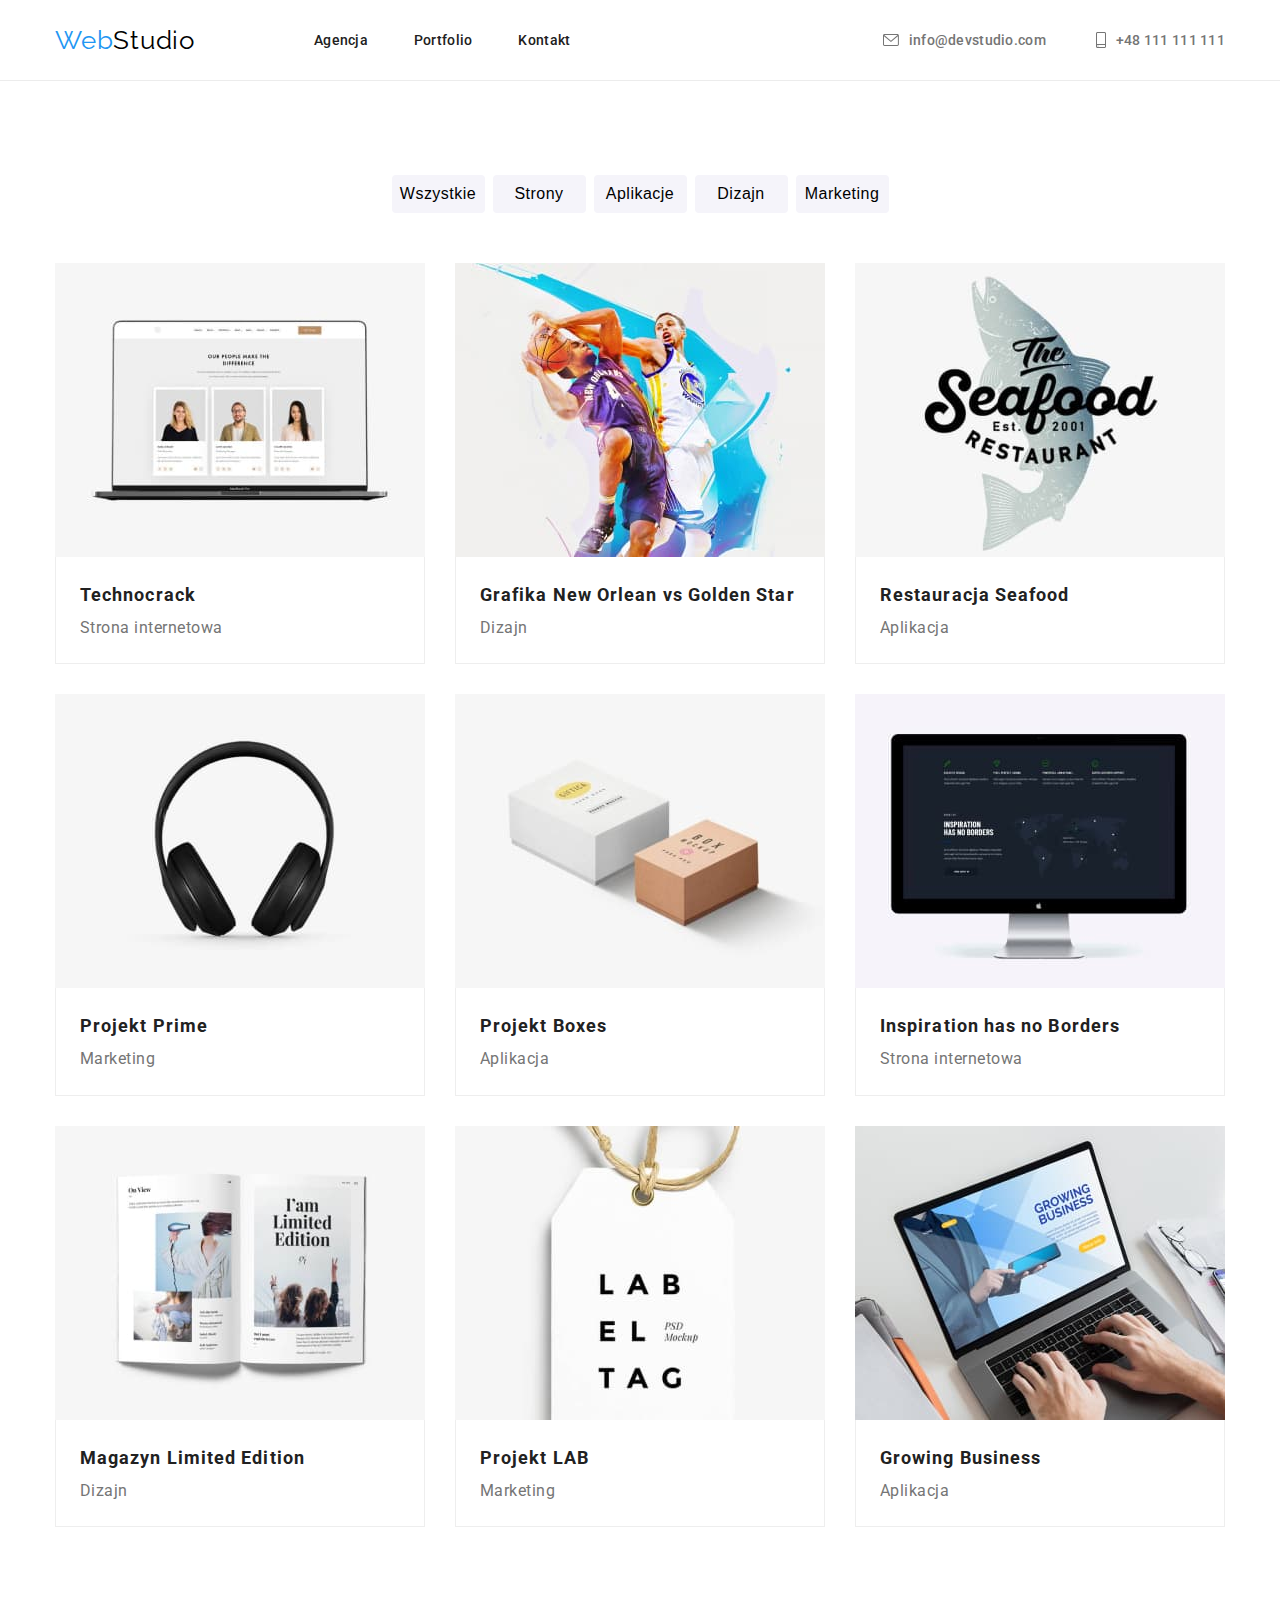
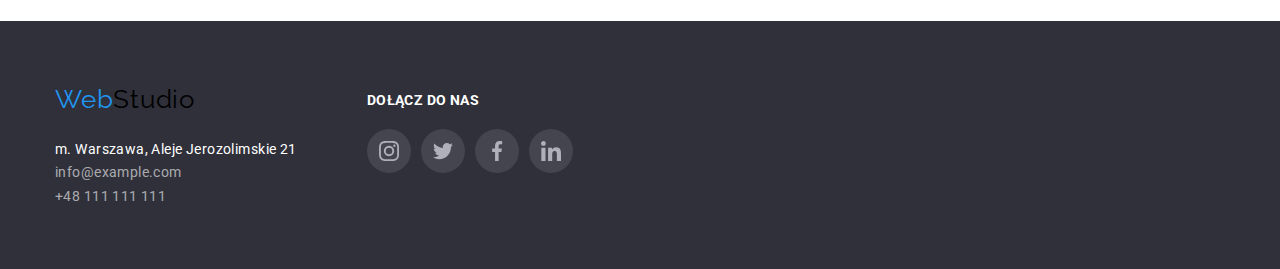
<file: portfolio.html>
<!DOCTYPE html>
<html lang="en">
  <head>
    <meta charset="UTF-8" />
    <meta http-equiv="X-UA-Compatible" content="IE=edge" />
    <meta name="viewport" content="width=device-width, initial-scale=1.0" />
    <link
      rel="stylesheet"
      href="https://cdnjs.cloudflare.com/ajax/libs/modern-normalize/2.0.0/modern-normalize.min.css"
      integrity="sha512-4xo8blKMVCiXpTaLzQSLSw3KFOVPWhm/TRtuPVc4WG6kUgjH6J03IBuG7JZPkcWMxJ5huwaBpOpnwYElP/m6wg=="
      crossorigin="anonymous"
      referrerpolicy="no-referrer"
    />
    <link rel="preconnect" href="https://fonts.googleapis.com" />
    <link rel="preconnect" href="https://fonts.gstatic.com" crossorigin />
    <link
      href="https://fonts.googleapis.com/css2?family=Raleway:wght@700&family=Roboto:wght@400;500;700;900&display=swap"
      rel="stylesheet"
    />
    <link href="css/style.css" rel="stylesheet" />
    <title>Portfolio</title>
  </head>
  <body>
    <header class="header-container">
      <div class="container">
        <div class="header-flex-container">
          <div class="logo-nav-container">
            <a class="logo-link-web" href="./index.html">
              <span class="logo-web">Web</span>Studio
            </a>
            <nav class="header-nav">
              <ul class="header-list">
                <li><a class="header-nav-link" href="#">Agencja</a></li>
                <li>
                  <a class="header-nav-link" href="./portfolio.html"
                    >Portfolio</a
                  >
                </li>
                <li><a class="header-nav-link" href="#">Kontakt</a></li>
              </ul>
            </nav>
          </div>
          <nav>
            <ul class="contakt">
              <li>
                <span class="header-contact"
                  ><a
                    class="header-contact-link"
                    href="mailto:info@devstudio.com"
                  >
                    <svg class="envelope" width="16px" height="12">
                      <use href="./images/icons.svg#icon-envelope"></use>
                    </svg>
                    info@devstudio.com
                  </a>
                </span>
              </li>
              <li>
                <span class="header-contact"
                  ><a class="header-contact-link" href="tel:+48111111111">
                    <svg class="envelope" width="10" height="16">
                      <use href="./images/icons.svg#icon-smartphone"></use>
                    </svg>
                    +48 111 111 111</a
                  ></span
                >
              </li>
            </ul>
          </nav>
        </div>
      </div>
    </header>
    <section class="portfolio-background">
      <div class="container section">
        <nav>
          <ul class="portfolio_nav">
            <li>
              <button class="article-list-button" type="button">
                Wszystkie
              </button>
            </li>
            <li>
              <button class="article-list-button" type="button">Strony</button>
            </li>
            <li>
              <button class="article-list-button" type="button">
                Aplikacje
              </button>
            </li>
            <li>
              <button class="article-list-button" type="button">Dizajn</button>
            </li>
            <li>
              <button class="article-list-button" type="button">
                Marketing
              </button>
            </li>
          </ul>
        </nav>
        <article class="flex-items">
          <figure class="article-image-container">
            <img
              class="img-container"
              src="images/po1.jpg"
              alt="Technocrack Strona internetowa"
              width="370"
              height="294"
            />
            <figcaption class="item">
              <p class="image-description1">Technocrack</p>
              <p class="image-description2">Strona internetowa</p>
            </figcaption>
          </figure>
          <figure class="article-image-container">
            <img
              class="img-container"
              src="images/po2.jpg"
              alt="Grafika New Orlean vs Golden Star"
              width="370"
              height="294"
            />
            <figcaption class="item">
              <p class="image-description1">
                Grafika New Orlean vs Golden Star
              </p>
              <p class="image-description2">Dizajn</p>
            </figcaption>
          </figure>

          <figure class="article-image-container">
            <img
              class="img-container"
              src="images/po3.jpg"
              alt="Restauracja Seafood"
              width="370"
              height="294"
            />
            <figcaption class="item">
              <p class="image-description1">Restauracja Seafood</p>
              <p class="image-description2">Aplikacja</p>
            </figcaption>
          </figure>

          <figure class="article-image-container">
            <img
              class="img-container"
              src="images/po4.jpg"
              alt="Projekt Prime"
              width="370"
              height="294"
            />
            <figcaption class="item">
              <p class="image-description1">Projekt Prime</p>
              <p class="image-description2">Marketing</p>
            </figcaption>
          </figure>

          <figure class="article-image-container">
            <img
              class="img-container"
              src="images/po5.jpg"
              alt="Projekt Boxes"
              width="370"
              height="294"
            />
            <figcaption class="item">
              <p class="image-description1">Projekt Boxes</p>
              <p class="image-description2">Aplikacja</p>
            </figcaption>
          </figure>

          <figure class="article-image-container">
            <img
              class="img-container"
              src="images/po6.jpg"
              alt="Inspiration has no Borders"
              width="370"
              height="294"
            />
            <figcaption class="item">
              <p class="image-description1">Inspiration has no Borders</p>
              <p class="image-description2">Strona internetowa</p>
            </figcaption>
          </figure>

          <figure class="article-image-container">
            <img
              class="img-container"
              src="images/po7.jpg"
              alt="Magazyn Limited Edition"
              width="370"
              height="294"
            />
            <figcaption class="item">
              <p class="image-description1">Magazyn Limited Edition</p>
              <p class="image-description2">Dizajn</p>
            </figcaption>
          </figure>

          <figure class="article-image-container">
            <img
              class="img-container"
              src="images/po8.jpg"
              alt="Projekt LAB"
              width="370"
              height="294"
            />
            <figcaption class="item">
              <p class="image-description1">Projekt LAB</p>
              <p class="image-description2">Marketing</p>
            </figcaption>
          </figure>

          <figure class="article-image-container">
            <img
              class="img-container"
              src="images/po9.jpg"
              alt="Growing Business"
              width="370"
              height="294"
            />
            <figcaption class="item">
              <p class="image-description1">Growing Business</p>
              <p class="image-description2">Aplikacja</p>
            </figcaption>
          </figure>
        </article>
      </div>
    </section>
    <footer class="fotter-container">
      <section class="container section-two display-flex">
        <section>
          <a class="logo-link-web"> <span class="logo-web">Web</span>Studio </a>
          <address class="font-normal-class">
            <ul class="footer-address">
              <li class="footer-margin">
                <p>m. Warszawa, Aleje Jerozolimskie 21</p>
              </li>
              <li class="footer-margin">
                <p>
                  <a class="footer-link" href="mailto:info@example.com"
                    >info@example.com</a
                  >
                </p>
              </li>
              <li class="footer-margin">
                <p>
                  <a class="footer-link" href="tel:+48111111111"
                    >+48 111 111 111</a
                  >
                </p>
              </li>
            </ul>
          </address>
        </section>
        <section>
          <h2 class="footer-list-title">Dołącz do nas</h2>
          <ul class="footer-list-container">
            <li class="magic-icon footer-icon-background">
              <svg class="real-icon" width="20" height="20">
                <use href="./images/icons.svg#icon-instagram-2"></use>
              </svg>
            </li>
            <li class="magic-icon footer-icon-background">
              <svg class="real-icon" width="20" height="20">
                <use href="./images/icons.svg#icon-twitter-1"></use>
              </svg>
            </li>
            <li class="magic-icon footer-icon-background">
              <svg class="real-icon" width="20" height="20">
                <use href="./images/icons.svg#icon-facebook-1"></use>
              </svg>
            </li>
            <li class="magic-icon footer-icon-background">
              <svg class="real-icon" width="20" height="20">
                <use href="./images/icons.svg#icon-linkedin-1"></use>
              </svg>
            </li>
          </ul>
        </section>
      </section>
    </footer>
  </body>
</html>
</file>
<file: css/style.css>
:root {
  --general-blue-color: #2196f3;
  --general-gray-color: #2f303a;
  --container-team-color: #f5f4fa;
  --general-font-color: #212121;
  --contact-color: #757575;
  --black-font-color: #000000;
  --white-font-color: #ffffff;
  --footer-link-contact-color: rgba(255, 255, 255, 0.6);
  --border-header-color: #ececec;
  --general-white-color: #e5e5e5;
  --portfolio-border-color: #eeeeee;
  --icon-color: #afb1b8;
}

h1,
h2,
h3,
h4,
h5,
h6,
p,
ul {
  margin: 0;
}
* {
  box-sizing: border-box;
  margin: 0;
  padding: 0;
}
body {
  font-family: 'Roboto', sans-serif;
  color: var(--general-font-color);
}

.logo-link-web {
  font-family: 'Raleway', sans-serif;
  color: var(--black-font-color);
  font-size: 26px;
  text-decoration: none;
  line-height: 1.4em;
  letter-spacing: 0.03em;
}
.logo-web {
  color: var(--general-blue-color);
}

.header-nav {
  font-weight: 500;
  font-size: 14px;
  line-height: 1.2em;
  letter-spacing: 0.02em;
}
.header-list {
  display: flex;
  gap: 46px;
  list-style: none;
}
.header-nav-link {
  color: var(--general-font-color);
  text-decoration: none;
}
.header-nav-link:hover,
.header-nav-link:focus {
  color: var(--general-blue-color);
}
.header-contact {
  font-size: 14px;
  font-weight: 500;
  line-height: 1.2em;
  letter-spacing: 0.02em;
}
.header-contact-link {
  text-decoration: none;
  color: var(--contact-color);
  display: flex;
  align-items: center;
}
.header-contact-link:hover,
.header-contact-link:focus {
  color: var(--general-blue-color);
}
.header-contact-link:hover .envelope,
.header-contact-link:focus .envelope {
  fill: var(--general-blue-color);
}

.main-banner-title {
  font-size: 44px;
  font-weight: 900;
  line-height: 1.3em;
  letter-spacing: 0.06em;
  max-width: 696px;
  margin: 0 auto;
  text-transform: uppercase;
  margin-bottom: 30px;
}

.main-banner-button {
  font-size: 16px;
  font-weight: 700;
  line-height: 1.9em;
  letter-spacing: 0.06em;
  text-align: center;
  background-color: var(--general-blue-color);
  color: var(--white-font-color);
  cursor: pointer;
  border-radius: 4px;
  box-shadow: 0px 4px 4px rgba(0, 0, 0, 0.25);
  padding: 10px 41px 10px 41px;
}
.main-list {
  list-style: none;
  display: flex;
  justify-content: space-between;
  gap: 30px;
}
.main-list-header {
  font-size: 14px;
  line-height: 1.2em;
  letter-spacing: 0.03em;
  margin-bottom: 10px;
}
.main-list-text {
  font-size: 14px;
  font-weight: 400;
  line-height: 1.7em;
  letter-spacing: 0.03em;
  color: var(--contact-color);
}
.main-section-whatwedo {
  font-size: 36px;
  line-height: 1.2em;
  letter-spacing: 0.03em;
  text-align: center;
  margin-top: 94px;
  margin-bottom: 50px;
}
.list-style {
  display: flex;
  justify-content: center;
  gap: 30px;
  list-style: none;
}
.main-team-container {
  background-color: var(--container-team-color);
}
.main-team-header {
  margin-bottom: 50px;
  font-size: 36px;
  line-height: 1.2em;
  letter-spacing: 0.03em;
  text-align: center;
}
.main-team-list {
  display: flex;
  justify-content: center;
  align-items: center;
  gap: 30px;
  list-style: none;
}
.main-image-container {
  box-shadow: 0px 2px 1px 0px #00000033;
  box-shadow: 0px 1px 1px 0px #00000024;
  box-shadow: 0px 1px 3px 0px #0000001f;
  background-color: var(--white-font-color);
  border-radius: 0 0 4px 4px;
  width: 270px;
  height: 428px;
}
.image-name {
  text-align: center;
  margin-top: 30px;
  font-weight: 500;
  line-height: 1.2em;
  letter-spacing: 0.03em;
}
.image-profession {
  color: var(--contact-color);
  line-height: 1.2em;
  letter-spacing: 0.03em;
  text-align: center;
  margin-top: 10px;
  margin-bottom: 16px;
}
.fotter-container {
  background-color: var(--general-gray-color);
}
.footer-address {
  margin-top: 20px;
  list-style: none;
  font-size: 14px;
  line-height: 1.7em;
  letter-spacing: 0.03em;
  color: var(--white-font-color);
}
.footer-link {
  text-decoration: none;
  color: var(--footer-link-contact-color);
}
.footer-link:hover,
.footer-link:focus {
  color: var(--general-blue-color);
}

.article-list-button {
  background-color: var(--container-team-color);
  height: 38px;
  width: 93px;
  border-radius: 4px;
  border: 0;
  font-size: 16px;
  font-weight: 500;
  line-height: 1.6em;
  letter-spacing: 0.03em;
  text-align: center;
}
.article-list-button:hover,
.article-list-button:focus {
  cursor: pointer;
  color: var(--white-font-color);
  background-color: var(--general-blue-color);
  box-shadow: 0px 2px 2px 0px #0000001f;
  box-shadow: 0px 1px 2px 0px #00000014;
  box-shadow: 0px 3px 1px 0px #0000001a;
}
.article-image-container {
  display: flex;
  flex-direction: column;
  flex-basis: calc((100% - 60px) / 3);
}
.article-image-container:hover,
.article-image-container:focus {
  box-shadow: 0px 1px 1px rgba(0, 0, 0, 0.12), 0px 4px 4px rgba(0, 0, 0, 0.06),
    1px 4px 6px rgba(0, 0, 0, 0.16);
}
.image-description1 {
  font-size: 18px;
  font-weight: 700;
  line-height: 2em;
  letter-spacing: 0.06em;
}
.image-description2 {
  font-weight: 400;
  line-height: 1.9em;
  letter-spacing: 0.03em;
  color: var(--contact-color);
}

.container {
  width: 1200px;
  padding: 0 15px;
  margin: 0 auto;
  max-width: 100%;
}
.header-flex-container {
  display: flex;
  justify-content: space-between;
  align-items: center;
  height: 80px;
}

.logo-nav-container {
  display: flex;
  justify-content: space-between;
  align-items: center;
  gap: 30%;
}

.contakt {
  list-style: none;
  display: flex;
  gap: 50px;
  align-items: center;
}
.header-container {
  border-bottom: 1px solid;
  border-color: var(--border-header-color);
}
.content-container {
  margin: 0 auto;
  max-width: 1600px;
  height: 600px;
  background-image: linear-gradient(
      rgba(47, 48, 58, 0.4),
      rgba(47, 48, 58, 0.4)
    ),
    url(/goit-markup-hw-04/images/banner.jpg);
  background-size: cover;
  color: var(--white-font-color);
  padding-top: 200px;
  text-align: center;
}
.section {
  padding-top: 94px;
  padding-bottom: 94px;
}
.whatwedo-container {
  background-color: var(--general-white-color);
}
.main-team-background {
  background-color: var(--container-team-color);
}
.descryption-worker {
  width: 270px;
  height: 168px;
}
img {
  display: block;
  max-width: 100%;
  height: auto;
}
.section-two {
  padding-top: 60px;
  padding-bottom: 60px;
}
.footer-margin :not(:nth-last-child()) {
  margin-bottom: 9px;
}

.portfiolio-background {
  background-color: var(--general-white-color);
}
.portfolio_nav {
  display: flex;
  justify-content: center;
  align-items: center;
  list-style: none;
  gap: 8px;
  margin-bottom: 50px;
}
.flex-items {
  display: flex;
  flex-wrap: wrap;
  gap: 30px;
}
.item {
  max-height: 110px;
  padding: 20px 24px 20px 24px;
  border: solid 1px;
  border-color: var(--portfolio-border-color);
  border-top: 0;
}
.img-container {
  width: auto;
  max-width: 100%;
  height: auto;
}
.font-normal-class {
  font-style: normal;
}
.envelope {
  fill: var(--contact-color);
  margin-right: 10px;
}
.pierdolut {
  background-color: var(--container-team-color);
  width: 270px;
  height: 120px;
  display: flex;
  align-items: center;
  justify-content: center;
  margin-bottom: 30px;
}
.social-media-icons {
  list-style: none;
  display: flex;
  justify-content: space-evenly;
}
.real-icon {
  fill: var(--icon-color);
}

.magic-icon {
  width: 44px;
  height: 44px;
  border: 1px solid transparent;
  border-radius: 50%;
  background-color: transparent;
  cursor: pointer;
  padding-left: 11px;
  padding-top: 11px;
}
.magic-icon:hover,
.magic-icon:focus {
  border: 1px solid #2196f3;
  background-color: #2196f3;
}
.magic-icon:hover .real-icon,
.magic-icon:focus .real-icon {
  fill: #ffffff;
}
.our-clients-liststyle {
  list-style: none;
  display: flex;
  justify-content: space-between;
  gap: 30px;
}
.our-clients-title {
  margin-bottom: 50px;
  font-size: 36px;
  line-height: 1.2em;
  letter-spacing: 0.03em;
  text-align: center;
}
.clients-container-icon {
  height: 92px;
  width: 170px;
  border-radius: 4px;
  border: 1px solid var(--icon-color);
  display: flex;
  align-items: center;
  justify-content: center;
  cursor: pointer;
  color: var(--icon-color);
}
.color-fill {
  fill: currentColor;
}
.clients-container-icon:hover .color-fill,
.clients-container-icon:focus .color-fill {
  fill: var(--general-blue-color);
}
.clients-container-icon:hover {
  border: 1px solid var(--general-blue-color);
}
.display-flex {
  display: flex;
  gap: 70px;
}
.footer-list-title {
  font-size: 14px;
  font-weight: 700;
  line-height: 1.14em;
  letter-spacing: 0.03em;
  color: var(--white-font-color);
  text-transform: uppercase;
  margin-top: 12px;
  margin-bottom: 20px;
}
.footer-list-container {
  height: 80px;
  width: 206px;
  list-style: none;
  display: flex;
  gap: 10px;
}
.footer-icon-background {
  background: #ffffff1a;
}
</file>
